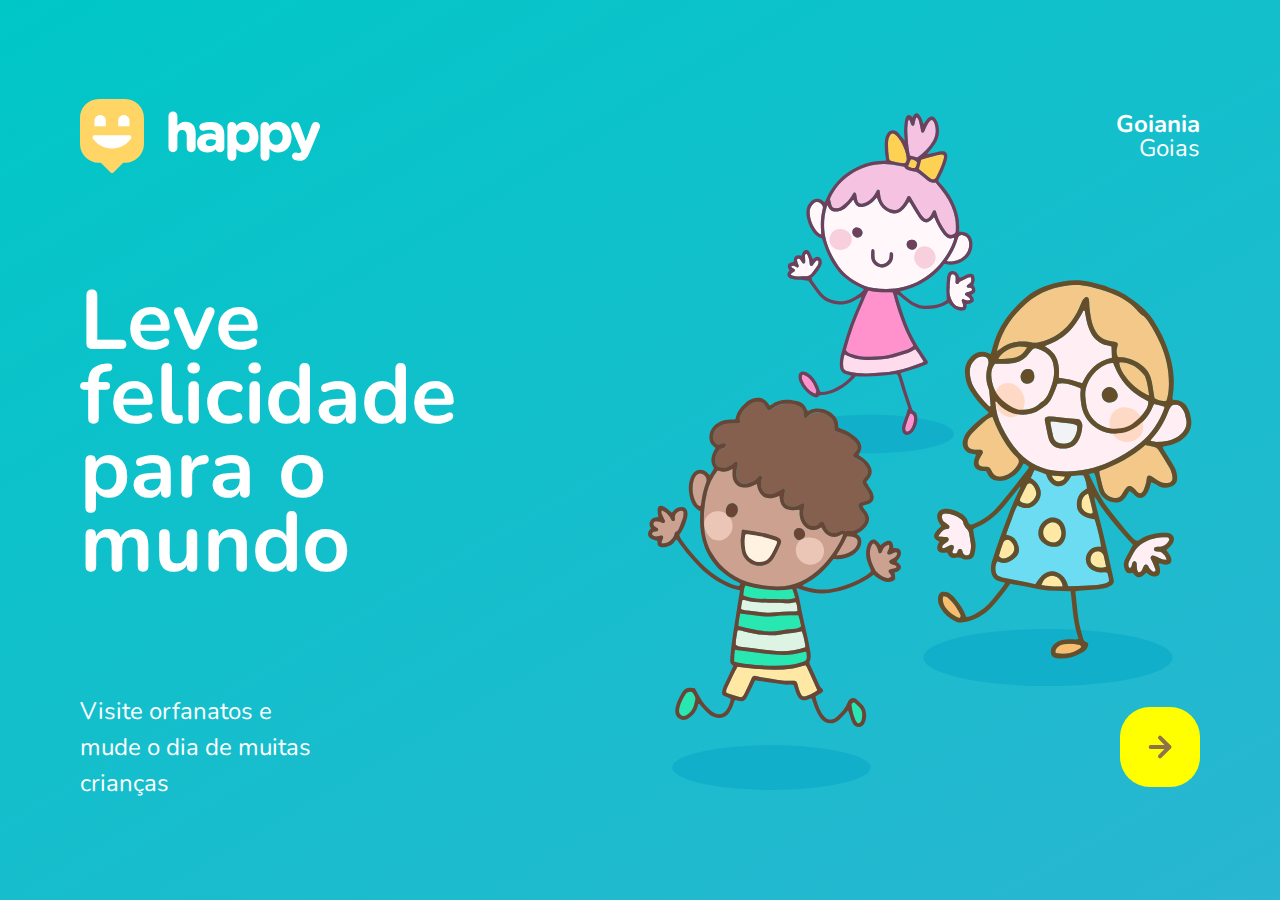
<file: index.html>
<!DOCTYPE html>
<html lang="pt_BR">
  <head>
    <meta charset="UTF-8" />
    <meta name="viewport" content="width=device-width, initial-scale=1.0" />
    <title>Home</title>

    <link rel="icon" href="../public/images/logo-icon.png" />

    <link rel="stylesheet" href="../public/css/main.css" />
    <link rel="stylesheet" href="../public/css/animation.css" />
    <link rel="stylesheet" href="../public/css/page-landing.css" />

    <link href="https://fonts.googleapis.com/css2?family=Nunito:wght@400;600;800&display=swap" rel="stylesheet">
  </head> 
  <!-- <body> -->

  <body id="body">
    <div id="page-landing">
      <div id="container">
        <header>
          <img
            class="animate-up"
            id="logo"
            class="animate-up"
            src="/public/images/logo.svg"
            alt="Logomarca de happy"
          />

          <div class="location animate-up">
            <strong>Goiania</strong>
            <p>Goias</p>
          </div>
        </header>

        <main>
          <h1 class="animate-up">Leve felicidade para o mundo</h1>
          <section class="visit">
            <p>Visite orfanatos e mude o dia de muitas crianças</p>
            <a href="./public/pages/orphanage.html"  title="Visite orfanatos" class="animate-up">
              <img src="./public/images/arrow.svg" alt="Ir para Mapa" />
            </a>
          </section>
        </main>
      </div>
    </div>
  </body>
</html>
</file>
<file: public/css/main.css>
*{
    margin:0;
    padding: 0;
    box-sizing: border-box;
}

body{
    height: 100vh;
    color: white;
    background: #EBF2F5;

    
}
:root {
    font-size: 62.5%;
}

body, input, button, textarea{
    font:  400 1.8rem/1 "nunito", sans-serif;
}
</file>
<file: public/css/animation.css>
@keyframes up {
  from {
    opacity: 0;
    transform: translateY(16px);
  }

  to {
    opacity: 1;
    transform: translateY(0);
  }
}
@keyframes right{
    from {
         transform: translateX(-100%);

    }
    to {
        transform: translateX(0);
    }
}

@keyframes appear{
  from {
    opacity: 0;

  }
   to {
     opacity: 1;
   }
} 

.animate-up {
  animation-name: up;
  animation-duration: 300ms;
  animation-fill-mode: backwards;
}

.animate-right {
    animation-name: right;
    animation-duration: 300ms; 
}

.animate-appear{
  animation-name: appear;
  animation-duration: 300ms; 
  animation-fill-mode: backwards;


}
</file>
<file: public/css/page-landing.css>
#page-landing{
    background: linear-gradient(329.54deg, #29b6d1 0%, #00c7c7 100%);
    text-align: center;
    min-height: 100vh;
    display: flex;
    
   
}
#container {
 margin: auto;
 width: min(90%, 112rem);
}

.location, h1, .visit p {
     height: 16vh;
}

#logo {
    animation-delay: 50ms;
}

.location {
    animation-delay: 100ms;
}

main h1 {
    animation-delay: 150ms;
    font-size: clamp(4rem, 8vw, 8.4rem);
  
}




.visit a {
    width:8rem;
    height: 8rem;
    background: yellow;
    border: none;
    border-radius: 3rem;
    display: flex;
    align-items: center;
    justify-content: center;
    transition: background .2s;
    animation-delay: 250ms;

} 
  
.visit a:hover {
    background: #96feff;
}




    /*desktop version*/

@media(min-width: 760px){
    #container{
        background: url("../images/bg.svg")no-repeat 80% / clamp(30rem, 54vw, 56rem);
        background-position: right center;
    }
    header{
        display: flex;
        align-items: center;
        justify-content: space-between;  
      }
    .location, h1, .visit p {
        height: initial;
        text-align: initial;
    
    }
    
    .location {
        text-align: right;
        font-size: 2.4rem;
        line-height: 2.4rem;
    }

    main h1{
        font-weight: bold;
        width: min(300px, 80%);
        line-height: .88;
        margin: clamp(10%, 9vh, 12%) 0 ;
    }

    .visit {
        display: flex;
        align-items: center;
        justify-content: space-between;
    }

    .visit p {
        font-size: 2.4rem;
        line-height: 1.5;
        width:clamp(20rem, 20vw, 30rem);
        
    }

    .visit a {
        margin: initial;
    }
   
        
      
        

}
</file>
